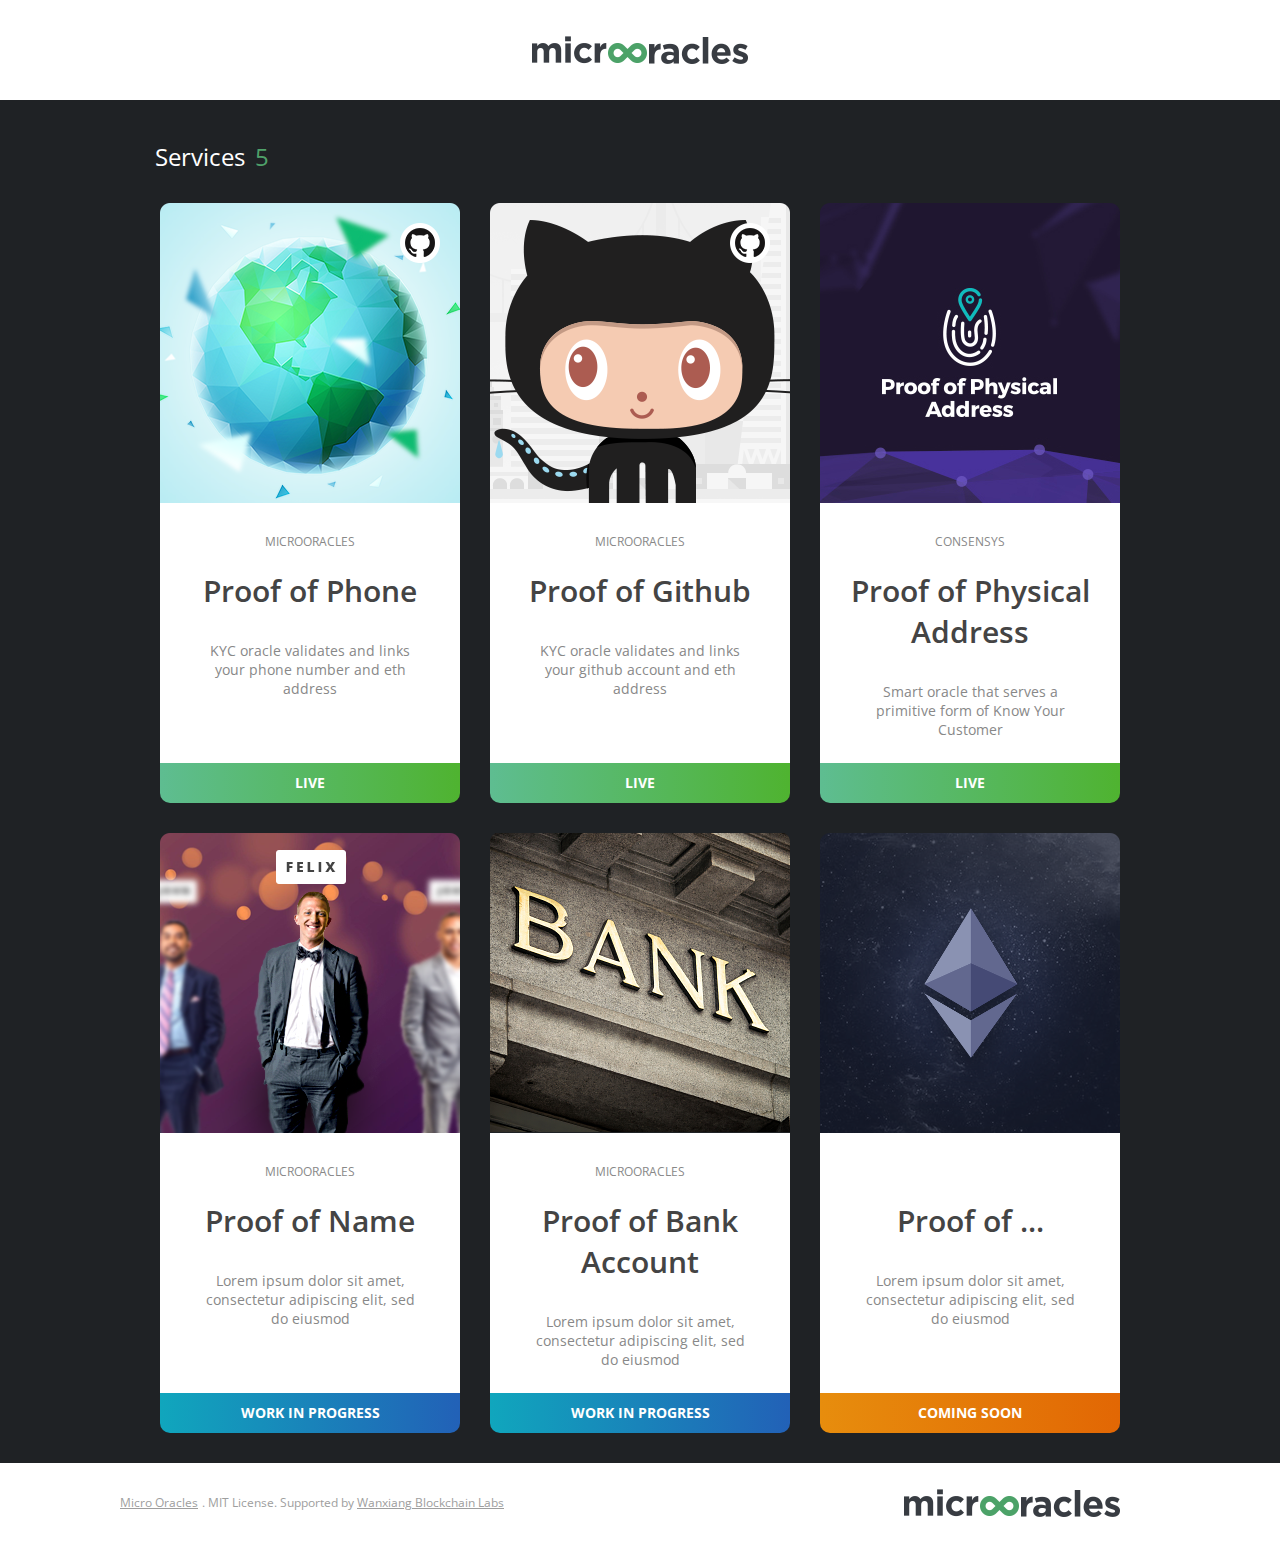
<file: index.html>
<html>
	<head>
		<link href='https://fonts.googleapis.com/css?family=Open+Sans:400,600,700', rel='stylesheet', type='text/css'>
		<link rel="stylesheet" href="./css/main.css">
		<link rel="stylesheet" href="./css/service.css">
		<script src="https://code.jquery.com/jquery-3.0.0.min.js"   integrity="sha256-JmvOoLtYsmqlsWxa7mDSLMwa6dZ9rrIdtrrVYRnDRH0="   crossorigin="anonymous">></script>
		<script type="text/javascript" src="./js/main.js"></script>
		<meta property="og:site_name" content="Microoracles"/>
		<meta property="og:title" content="KYC Oracles"/>
		<meta property="og:description" content="A curated list of KYC oracles for identity verification on Ethereum platform"/>
		<meta property="og:url" content="http://www.microoracles.com"/>
		<meta property="og:image" content="http://microoracles.com/img/microoracles.png"/>
	</head>
	<body>
		<div class="topContainer">
		</div>
		<div class="mainContainer">
			<div class="findContainer hidden">
				<input type="text" placeholder="Search..." class="findInput">
			</div>
			<div class="counterContainer">
				<!--<div class="counterContainerCell">-->
				<span class="servicesCounterTitle">Services</span>
				<!--</div>-->
				<!--<div class="counterContainerCell right">-->
				<span class="servicesCounterValue">5</span>
				<!--</div>-->
			</div>
			<div class="tableContainer">
				<div class="tableRowContainer">
					<div class="tableCellContainer">
						<a href="http://www.proofofphone.com" target="_blank">
							<div class="serviceContainer live">
								<div class="serviceImageContainer proofOfPhone">
									<img src="./img/github.png" class="githubImg" href="https://github.com/blocknotary/proofofphone">
								</div>
								<div class="serviceInfoContainer">
									<div class="serviceCompany">
										microoracles
									</div>
									<div class="serviceTitle">
										Proof of Phone
									</div>
									<div class="serviceDescription">
										KYC oracle validates and links your phone number and eth address
									</div>
								</div>
								<div class="serviceStatusContainer live">
									live
								</div>
							</div>
						</a>
					</div>
					<div class="tableCellContainer">
						<a href="https://proofofgithub.herokuapp.com" target="_blank">
							<div class="serviceContainer live">
								<div class="serviceImageContainer proofOfGithub">
									<img src="./img/github.png" class="githubImg" href="https://github.com/blocknotary/proofofgithub">
								</div>
								<div class="serviceInfoContainer">
									<div class="serviceCompany">
										microoracles
									</div>
									<div class="serviceTitle">
										Proof of Github
									</div>
									<div class="serviceDescription">
										KYC oracle validates and links your github account and eth address
									</div>
								</div>
								<div class="serviceStatusContainer live">
									live
								</div>
							</div>
						</a>
					</div>
					<div class="tableCellContainer">
						<a href="https://proofofphysicaladdress.com" target="_blank">
							<div class="serviceContainer live">
								<div class="serviceImageContainer proofOfPhysicalAddress">
								</div>
								<div class="serviceInfoContainer">
									<div class="serviceCompany">
										consensys
									</div>
									<div class="serviceTitle">
										Proof of Physical Address
									</div>
									<div class="serviceDescription">
										Smart oracle that serves a primitive form of Know Your Customer
									</div>
								</div>
								<div class="serviceStatusContainer live">
									live
								</div>
							</div>
						</a>
					</div>
				</div>
				<div class="tableRowContainer">
					<div class="tableCellContainer">
						<div class="serviceContainer">
							<div class="serviceImageContainer proofOfName">
							</div>
							<div class="serviceInfoContainer">
								<div class="serviceCompany">
									microoracles
								</div>
								<div class="serviceTitle">
									Proof of Name
								</div>
								<div class="serviceDescription">
									Lorem ipsum dolor sit amet, consectetur adipiscing elit, sed do eiusmod
								</div>
							</div>
							<div class="serviceStatusContainer inProgress">
								work in progress
							</div>
						</div>
					</div>
					<div class="tableCellContainer">
						<div class="serviceContainer">
							<div class="serviceImageContainer proofOfBank">
							</div>
							<div class="serviceInfoContainer">
								<div class="serviceCompany">
									microoracles
								</div>
								<div class="serviceTitle">
									Proof of Bank Account
								</div>
								<div class="serviceDescription">
									Lorem ipsum dolor sit amet, consectetur adipiscing elit, sed do eiusmod
								</div>
							</div>
							<div class="serviceStatusContainer inProgress">
								work in progress
							</div>
						</div>
					</div>
					<div class="tableCellContainer">
						<div class="serviceContainer">
							<div class="serviceImageContainer proofOf">
							</div>
							<div class="serviceInfoContainer">
								<div class="serviceCompany white">
									igor barinov
								</div>
								<div class="serviceTitle">
									Proof of ...
								</div>
								<div class="serviceDescription">
									Lorem ipsum dolor sit amet, consectetur adipiscing elit, sed do eiusmod
								</div>
							</div>
							<div class="serviceStatusContainer soon">
								coming soon
							</div>
						</div>
					</div>
				</div>
			</div>
		</div>
		<div class="bottomContainer">
			<link rel="stylesheet" href="./css/bottom.css">
			<div class="bottomBar">
				<div class="bottomBarCell">
					<a href="https://github.com/blocknotary/microoracles" class=" bottomLabelLeft leftMargin link">Micro Oracles</a>
					<span class="bottomLabelLeft"> . MIT License. Supported by 
					<a href="http://www.blockchainlabs.org/blockgrant-x-en/" class="bottomLabelLeft link"> Wanxiang Blockchain Labs </a>
				</div>
			</div>
		</div>
	</body>
</html>
</file>
<file: css/main.css>
html {
    font-family: 'Open Sans', sans-serif;
    /*-webkit-font-smoothing: antialiased;*/
}
body {
	margin: 0;
	padding: 0;
}
a {
	text-decoration: none;
}
.hidden {
	display: none;
}
.topContainer {
	height: 100px;
	background: white url("./../img/logo.png") no-repeat center center;
}
.mainContainer {
	/*height: calc(100% - 100px);
	height: -moz-calc(100% - 100px);
	height: -webkit-calc(100% - 100px);*/
	margin: 0;
	padding: 0 0 30px 0;
	height: auto;
	background: rgb(31,34,37);
	/*padding: 100px;*/
	overflow: auto;
}
.tableRowContainer {
	display: table;
	width: 990px;
	margin: 30px auto 0 auto;
}
.tableCellContainer {
	display: table-cell;
	width: 33.3% !important;
}
.counterContainer {
	margin: 40px auto 10px auto;
	padding-left: 20px;
	width: 990px;
	display: table;
	vertical-align: middle;
}
.findContainer {
	margin: 0 auto 0 auto;
	width: 990px;
}
.servicesCounterTitle {
	color: white;
	font-size: 24px;
	display: table-cell;
	vertical-align: middle;
	width: 100px;
}
.servicesCounterValue {
	color: rgb(79, 161, 106);
	font-size: 24px;
	margin-left: 3px;
	display: table-cell;
	vertical-align: middle;
}
.findInput {
	height: 100px;
	font-size: 14px;
	padding-left: 50px;
	background: transparent url("./../img/search.png") no-repeat 0 center;
	border: none;
	outline: none;
	color: white;
}
</file>
<file: css/service.css>
.serviceContainer {
	width: 300px;
	height: 600px;
	/*float: left;*/
	margin: 0px auto;
	background: rgb(31,34,37);
}
.serviceContainer.live {
	cursor: pointer;
}
.serviceImageContainer {
	position: relative;
	width: 300px;
	height: 300px;
}
.serviceImageContainer.proofOfPhone {
	background: transparent url("./../img/serviceLogo_proofOfPhone.png") no-repeat center center;
}
.serviceImageContainer.proofOfGithub {
	background: transparent url("./../img/serviceLogo_proofOfGithub.png") no-repeat center center;
}
.serviceImageContainer.proofOfPhysicalAddress {
	background: transparent url("./../img/serviceLogo_proofOfPhysicalAddress.png") no-repeat center center;
}
.serviceImageContainer.proofOfName {
	background: transparent url("./../img/serviceLogo_proofOfName.png") no-repeat center center;
}
.serviceImageContainer.proofOfBank {
	background: transparent url("./../img/serviceLogo_proofOfBank.png") no-repeat center center;
}
.serviceImageContainer.proofOf {
	background: transparent url("./../img/serviceLogo_Empty.png") no-repeat center center;
}
.serviceInfoContainer {
	width: 260px;
	height: 200px;
	background: white;
	padding: 30px 20px 30px 20px;
	text-align: center;
}
.serviceCompany {
	font-size: 12px;
	text-transform: uppercase;
	color: #888888;
	margin-bottom: 20px;
}
.serviceTitle {
	font-size: 30px;
	font-weight: 600;
	color: rgb(68, 68, 68);
	margin-bottom: 30px;
}
.serviceDescription {
	font-size: 14px;
	color: #888888;
	padding: 0 20px;
}
.serviceStatusContainer {
	width: 300px;
	height: 40px;
	color: white;
	text-transform: uppercase;
	text-align: center;
	border-bottom-left-radius: 10px;
	border-bottom-right-radius: 10px;
	font-size: 14px;
	font-weight: 700;
	line-height: 40px;
}
.serviceStatusContainer.live {
	background: rgb(86, 184, 98); /* For browsers that do not support gradients */
  	background: -webkit-linear-gradient(left, rgb(94,189,145), rgb(79,179,48)); /* For Safari 5.1 to 6.0 */
  	background: -o-linear-gradient(right, rgb(94,189,145), rgb(79,179,48)); /* For Opera 11.1 to 12.0 */
  	background: -moz-linear-gradient(right, rgb(94,189,145), rgb(79,179,48)); /* For Firefox 3.6 to 15 */
  	background: linear-gradient(to right, rgb(94,189,145), rgb(79,179,48)); /* Standard syntax */
}
.serviceStatusContainer.inProgress {
	background: rgb(25, 132, 186); /* For browsers that do not support gradients */
  	background: -webkit-linear-gradient(left, rgb(16,166,189), rgb(34,97,183)); /* For Safari 5.1 to 6.0 */
  	background: -o-linear-gradient(right, rgb(16,166,189), rgb(34,97,183)); /* For Opera 11.1 to 12.0 */
  	background: -moz-linear-gradient(right, rgb(16,166,189), rgb(34,97,183)); /* For Firefox 3.6 to 15 */
  	background: linear-gradient(to right, rgb(16,166,189), rgb(34,97,183)); /* Standard syntax */
}
.serviceStatusContainer.soon {
	background: rgb(229, 122, 8); /* For browsers that do not support gradients */
  	background: -webkit-linear-gradient(left, rgb(231,141,13), rgb(226,103,4)); /* For Safari 5.1 to 6.0 */
  	background: -o-linear-gradient(right, rgb(231,141,13), rgb(226,103,4)); /* For Opera 11.1 to 12.0 */
  	background: -moz-linear-gradient(right, rgb(231,141,13), rgb(226,103,4)); /* For Firefox 3.6 to 15 */
  	background: linear-gradient(to right, rgb(231,141,13), rgb(226,103,4)); /* Standard syntax */
}
.githubImg {
	position: absolute;
	width: 40px;
	height: 40px;
	right: 20px;
	top: 20px;
}
.white {
	color: white;
}
</file>
<file: css/bottom.css>
.bottomBar {
	height: 80px;
	width: 100%;
	background: white url("./../img/logo.png") no-repeat right 160px center;
	/*position: fixed;
	bottom: 0;
	left: 0;*/
	/*display: table;*/
}
.bottomBarCell {
	/*display: table-cell;*/
	display: inline-block;
	vertical-align: middle;
	height: 80px;
	width: 50%;
}
.bottomBarCell.right {
	text-align: right;
}
.bottomLabelLeft {
	font-size: 12px;
	color: rgb(158,158,158);
	text-shadow: rgb(158,158,158);
	/*line-height: 80px;*/
	/*position: absolute;
	bottom: 15px;*/
	line-height: 80px;
}
.bottomLabelLeft.link {
	text-decoration: underline;
}
.bottomLabelLeft.leftMargin {
	margin-left: 120px;
}
.bottomLabelRight {
	font-size: 14px;
	color: rgb(158,158,158);
	text-shadow: rgb(158,158,158);
	/*font-family: "OpenSansSemiBold";*/
	font-weight: 600;
	line-height: 80px;
	padding-right: 50px;
	cursor: pointer;
	/*position: absolute;
	right: 50px;
	bottom: 15px;*/
}
</file>
